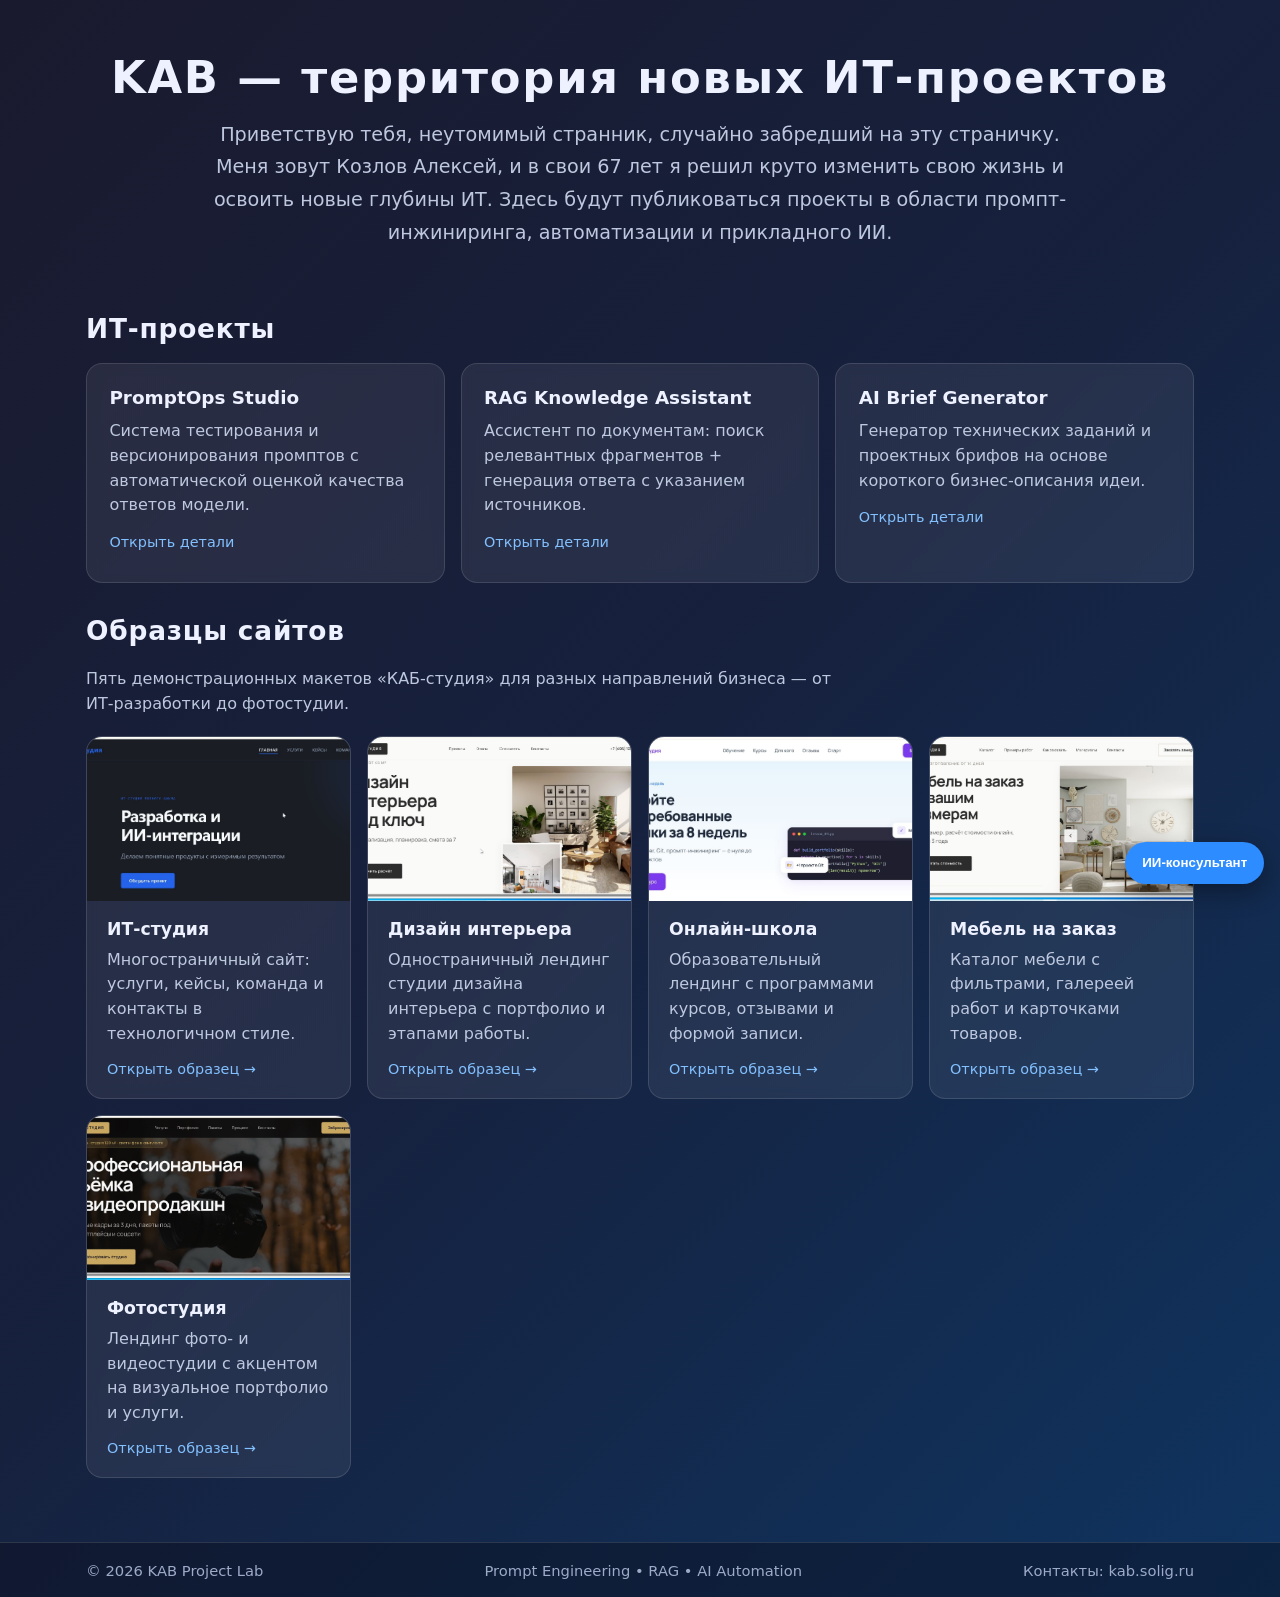
<file: index.html>
<!DOCTYPE html>
<html lang="ru">
<head>
  <meta charset="utf-8">
  <meta name="viewport" content="width=device-width, initial-scale=1.0">
  <title>KAB — территория новых ИТ-проектов</title>
  <style>
    * { box-sizing: border-box; margin: 0; padding: 0; }
    body {
      font-family: system-ui, -apple-system, "Segoe UI", sans-serif;
      background: linear-gradient(135deg, #1a1a2e 0%, #16213e 50%, #0f3460 100%);
      color: #eef1ff;
      min-height: 100vh;
      display: flex;
      flex-direction: column;
    }
    .container { width: min(1140px, 100%); margin: 0 auto; padding: 0 1rem; }
    .hero {
      text-align: center;
      padding: 3.2rem 0 2rem;
    }
    .hero h1 {
      font-size: clamp(1.6rem, 4vw, 2.8rem);
      margin-bottom: 0.9rem;
      letter-spacing: 0.04em;
    }
    .hero p {
      color: #bdc7de;
      font-size: clamp(1rem, 2.2vw, 1.2rem);
      line-height: 1.7;
      max-width: 880px;
      margin: 0 auto;
    }
    main { flex: 1; }
    .section-block { padding: 2rem 0 1rem; }
    .section-block + .section-block { padding-top: 1rem; }
    .section-title {
      font-size: clamp(1.25rem, 2.5vw, 1.65rem);
      margin-bottom: 1.2rem;
      letter-spacing: 0.03em;
    }
    .section-lead {
      color: #bdc7de;
      line-height: 1.6;
      margin-bottom: 1.2rem;
      max-width: 760px;
    }
    .projects {
      display: grid;
      grid-template-columns: repeat(3, minmax(0, 1fr));
      gap: 1rem;
    }
    .samples {
      display: grid;
      grid-template-columns: repeat(auto-fill, minmax(260px, 1fr));
      gap: 1rem;
      padding-bottom: 3rem;
    }
    .project-card {
      border: 1px solid rgba(255,255,255,0.12);
      background: rgba(255,255,255,0.07);
      backdrop-filter: blur(6px);
      border-radius: 16px;
      padding: 1.4rem;
      cursor: pointer;
      transition: transform 0.2s ease, border-color 0.2s ease, background 0.2s ease;
      min-height: 220px;
    }
    .project-card:hover {
      transform: translateY(-4px);
      border-color: rgba(114, 190, 255, 0.7);
      background: rgba(255,255,255,0.1);
    }
    .project-card h3 { margin-bottom: 0.7rem; font-size: 1.15rem; }
    .project-card p { color: #bec8df; line-height: 1.55; }
    .project-link {
      margin-top: 1rem;
      display: inline-block;
      font-size: 0.9rem;
      color: #82c0ff;
    }
    .sample-card {
      border: 1px solid rgba(255,255,255,0.12);
      background: rgba(255,255,255,0.07);
      backdrop-filter: blur(6px);
      border-radius: 16px;
      overflow: hidden;
      transition: transform 0.2s ease, border-color 0.2s ease, background 0.2s ease;
      display: flex;
      flex-direction: column;
      text-decoration: none;
      color: inherit;
      min-height: 100%;
    }
    .sample-card:hover {
      transform: translateY(-4px);
      border-color: rgba(114, 190, 255, 0.7);
      background: rgba(255,255,255,0.1);
    }
    .sample-thumb {
      width: 100%;
      aspect-ratio: 16 / 10;
      object-fit: cover;
      display: block;
      background: rgba(255,255,255,0.05);
    }
    .sample-body { padding: 1.1rem 1.25rem 1.3rem; flex: 1; display: flex; flex-direction: column; }
    .sample-body h3 { margin-bottom: 0.55rem; font-size: 1.08rem; }
    .sample-body p { color: #bec8df; line-height: 1.55; flex: 1; }
    .sample-link {
      margin-top: 0.9rem;
      font-size: 0.9rem;
      color: #82c0ff;
    }
    .footer {
      border-top: 1px solid rgba(255,255,255,0.12);
      background: rgba(10, 15, 30, 0.45);
      padding: 1.15rem 0;
      color: #9daac8;
      font-size: 0.92rem;
    }
    .footer-row {
      display: flex;
      justify-content: space-between;
      gap: 0.8rem;
      flex-wrap: wrap;
    }

    .modal-overlay {
      position: fixed;
      inset: 0;
      background: rgba(5, 8, 18, 0.72);
      display: none;
      align-items: center;
      justify-content: center;
      z-index: 40;
      padding: 1rem;
    }
    .modal-overlay.open { display: flex; }
    .modal {
      width: min(760px, 100%);
      max-height: 88vh;
      overflow: auto;
      border-radius: 14px;
      background: #171f38;
      border: 1px solid rgba(255,255,255,0.16);
      padding: 1.2rem;
    }
    .modal h2 { margin-bottom: 0.8rem; }
    .modal p, .modal li { color: #c6d0e7; line-height: 1.55; }
    .modal ul { margin: 0.7rem 0 0.7rem 1.1rem; }
    .modal-close {
      float: right;
      border: none;
      border-radius: 8px;
      padding: 0.35rem 0.55rem;
      background: rgba(255,255,255,0.16);
      color: #fff;
      cursor: pointer;
    }

    .chat-fab {
      position: fixed;
      right: 1rem;
      bottom: 1rem;
      border: none;
      border-radius: 999px;
      background: #2d8cff;
      color: #fff;
      font-weight: 700;
      padding: 0.85rem 1.05rem;
      cursor: pointer;
      box-shadow: 0 8px 24px rgba(0,0,0,0.35);
      z-index: 45;
    }
    .chat-popup {
      position: fixed;
      right: 1rem;
      bottom: 4.8rem;
      width: min(420px, calc(100vw - 2rem));
      border-radius: 14px;
      background: #10182d;
      border: 1px solid rgba(255,255,255,0.12);
      display: none;
      z-index: 45;
      overflow: hidden;
    }
    .chat-popup.open { display: block; }
    .chat-head {
      padding: 0.8rem 1rem;
      border-bottom: 1px solid rgba(255,255,255,0.12);
      display: flex;
      justify-content: space-between;
      align-items: center;
    }
    .chat-head h4 { font-size: 1rem; }
    .chat-head button {
      border: none;
      background: transparent;
      color: #fff;
      font-size: 1.1rem;
      cursor: pointer;
    }
    .chat-note {
      color: #9fb0cf;
      font-size: 0.82rem;
      padding: 0.6rem 1rem 0;
    }
    .chat-options {
      display: flex;
      align-items: center;
      gap: 0.4rem;
      margin: 0.45rem 1rem 0.65rem;
      color: #aebbd6;
      font-size: 0.85rem;
    }
    .messages {
      height: 280px;
      overflow-y: auto;
      margin: 0 1rem 0.7rem;
      padding: 0.55rem;
      border-radius: 10px;
      background: rgba(255,255,255,0.06);
    }
    .msg {
      margin-bottom: 0.5rem;
      border-radius: 8px;
      padding: 0.5rem 0.65rem;
      line-height: 1.45;
      white-space: pre-wrap;
      font-size: 0.93rem;
    }
    .msg.user { background: rgba(75, 148, 255, 0.24); }
    .msg.bot { background: rgba(255,255,255,0.12); }
    .msg-meta { font-size: 0.75rem; color: #9eb1d3; margin-bottom: 0.25rem; }
    .badge { display: inline-block; padding: 0.08rem 0.38rem; border-radius: 999px; margin-right: 0.25rem; }
    .badge.cache { background: rgba(120, 220, 140, 0.2); color: #b8f0c2; }
    .sources { margin-top: 0.45rem; font-size: 0.8rem; color: #b8c7e2; }
    .sources summary { cursor: pointer; }
    .sources li { margin: 0.3rem 0 0.3rem 0.95rem; }
    .chat-row {
      display: grid;
      grid-template-columns: 1fr auto;
      gap: 0.45rem;
      padding: 0 1rem 1rem;
    }
    input, .send-btn {
      border: none;
      border-radius: 9px;
      font-size: 0.95rem;
      padding: 0.65rem 0.8rem;
    }
    input { background: rgba(255,255,255,0.96); color: #111; }
    .send-btn { background: #52a1ff; color: #fff; cursor: pointer; font-weight: 600; }
    .send-btn:disabled { opacity: 0.65; cursor: wait; }

    @media (max-width: 920px) {
      .projects { grid-template-columns: 1fr; }
      .samples { grid-template-columns: 1fr; }
    }
  </style>
</head>
<body>
  <header class="hero container">
    <h1>KAB — территория новых ИТ-проектов</h1>
    <p>
      Приветствую тебя, неутомимый странник, случайно забредший на эту страничку.
      Меня зовут Козлов Алексей, и в свои 67 лет я решил круто изменить свою жизнь и освоить новые глубины ИТ.
      Здесь будут публиковаться проекты в области промпт-инжиниринга, автоматизации и прикладного ИИ.
    </p>
  </header>

  <main class="container">
    <section class="section-block">
      <h2 class="section-title">ИТ-проекты</h2>
      <div class="projects">
        <article class="project-card" data-project="p1">
          <h3>PromptOps Studio</h3>
          <p>Система тестирования и версионирования промптов с автоматической оценкой качества ответов модели.</p>
          <span class="project-link">Открыть детали</span>
        </article>
        <article class="project-card" data-project="p2">
          <h3>RAG Knowledge Assistant</h3>
          <p>Ассистент по документам: поиск релевантных фрагментов + генерация ответа с указанием источников.</p>
          <span class="project-link">Открыть детали</span>
        </article>
        <article class="project-card" data-project="p3">
          <h3>AI Brief Generator</h3>
          <p>Генератор технических заданий и проектных брифов на основе короткого бизнес-описания идеи.</p>
          <span class="project-link">Открыть детали</span>
        </article>
      </div>
    </section>

    <section class="section-block">
      <h2 class="section-title">Образцы сайтов</h2>
      <p class="section-lead">Пять демонстрационных макетов «КАБ‑студия» для разных направлений бизнеса — от ИТ-разработки до фотостудии.</p>
      <div class="samples">
        <a class="sample-card" href="портфель_сайтов/ИТ-студия/index.html">
          <img class="sample-thumb" src="портфель_сайтов/ИТ-студия.jpg" alt="Образец сайта ИТ-студии" loading="lazy">
          <div class="sample-body">
            <h3>ИТ-студия</h3>
            <p>Многостраничный сайт: услуги, кейсы, команда и контакты в технологичном стиле.</p>
            <span class="sample-link">Открыть образец →</span>
          </div>
        </a>
        <a class="sample-card" href="портфель_сайтов/Интерьер/index.html">
          <img class="sample-thumb" src="портфель_сайтов/Интерьер.jpg" alt="Образец сайта студии интерьера" loading="lazy">
          <div class="sample-body">
            <h3>Дизайн интерьера</h3>
            <p>Одностраничный лендинг студии дизайна интерьера с портфолио и этапами работы.</p>
            <span class="sample-link">Открыть образец →</span>
          </div>
        </a>
        <a class="sample-card" href="портфель_сайтов/Онлайн-школа/index.html">
          <img class="sample-thumb" src="портфель_сайтов/Онлайн-школа.jpg" alt="Образец сайта онлайн-школы" loading="lazy">
          <div class="sample-body">
            <h3>Онлайн-школа</h3>
            <p>Образовательный лендинг с программами курсов, отзывами и формой записи.</p>
            <span class="sample-link">Открыть образец →</span>
          </div>
        </a>
        <a class="sample-card" href="портфель_сайтов/Студия_мебели/index.html">
          <img class="sample-thumb" src="портфель_сайтов/Студия_мебели.jpg" alt="Образец сайта мебельной студии" loading="lazy">
          <div class="sample-body">
            <h3>Мебель на заказ</h3>
            <p>Каталог мебели с фильтрами, галереей работ и карточками товаров.</p>
            <span class="sample-link">Открыть образец →</span>
          </div>
        </a>
        <a class="sample-card" href="портфель_сайтов/Фотостудия/index.html">
          <img class="sample-thumb" src="портфель_сайтов/Фотостудия.jpg" alt="Образец сайта фотостудии" loading="lazy">
          <div class="sample-body">
            <h3>Фотостудия</h3>
            <p>Лендинг фото- и видеостудии с акцентом на визуальное портфолио и услуги.</p>
            <span class="sample-link">Открыть образец →</span>
          </div>
        </a>
      </div>
    </section>
  </main>

  <footer class="footer">
    <div class="container footer-row">
      <span>© 2026 KAB Project Lab</span>
      <span>Prompt Engineering • RAG • AI Automation</span>
      <span>Контакты: kab.solig.ru</span>
    </div>
  </footer>

  <div id="projectModalOverlay" class="modal-overlay" aria-hidden="true">
    <div class="modal">
      <button id="modalClose" class="modal-close" type="button">✕</button>
      <h2 id="modalTitle"></h2>
      <div id="modalContent"></div>
    </div>
  </div>

  <button id="chatFab" class="chat-fab" type="button">ИИ-консультант</button>
  <aside id="chatPopup" class="chat-popup" aria-hidden="true">
    <div class="chat-head">
      <h4>ИИ-консультант</h4>
      <button id="chatClose" type="button">✕</button>
    </div>
    <div class="chat-note">Ответы по базе знаний: семантический поиск + GigaChat.</div>
    <label class="chat-options"><input id="useCache" type="checkbox" checked> Использовать кеш</label>
      <div id="messages" class="messages">
        <div class="msg bot">Здравствуйте! Я ассистент по документам. Задайте вопрос по работе с ИИ.</div>
      </div>
    <div class="chat-row">
      <input id="prompt" type="text" placeholder="Введите ваш вопрос..." maxlength="1200">
      <button id="sendBtn" class="send-btn" type="button">Отправить</button>
    </div>
  </aside>

  <script>
    const PROJECTS = {
      p1: {
        title: "PromptOps Studio",
        html: `
          <p>Платформа для инженерии промптов в командной разработке. Позволяет хранить версии системных и пользовательских промптов, сравнивать результаты разных моделей и запускать авто-проверки.</p>
          <ul>
            <li>Версионирование промптов и шаблонов ролей.</li>
            <li>Наборы тест-кейсов с метриками: точность, полнота, устойчивость.</li>
            <li>A/B-сравнение ответов двух стратегий промптинга.</li>
            <li>Экспорт лучших конфигураций в production API.</li>
          </ul>
        `
      },
      p2: {
        title: "RAG Knowledge Assistant",
        html: `
          <p>Ассистент по документам для практического использования на сайте. Перед ответом выполняется поиск релевантных фрагментов, после чего модель формирует итог с опорой на контекст.</p>
          <ul>
            <li>Семантический поиск по базе знаний (эмбеддинги).</li>
            <li>Контекстная генерация через GigaChat.</li>
            <li>Показ источников, использованных для ответа.</li>
            <li>Кеш повторных вопросов для ускорения работы.</li>
          </ul>
        `
      },
      p3: {
        title: "AI Brief Generator",
        html: `
          <p>Инструмент для быстрого создания проектной документации в стиле «идея → структурированный бриф». Особенно полезен в предпроектной фазе.</p>
          <ul>
            <li>Генерация целей, задач, KPI и критериев приемки.</li>
            <li>Выделение рисков и допущений по проекту.</li>
            <li>Формирование roadmap по этапам внедрения.</li>
            <li>Поддержка шаблонов под разные типы продуктов.</li>
          </ul>
        `
      }
    };

    const modalOverlay = document.getElementById("projectModalOverlay");
    const modalTitle = document.getElementById("modalTitle");
    const modalContent = document.getElementById("modalContent");
    const modalClose = document.getElementById("modalClose");

    document.querySelectorAll(".project-card").forEach((card) => {
      card.addEventListener("click", () => {
        const key = card.dataset.project;
        const data = PROJECTS[key];
        if (!data) return;
        modalTitle.textContent = data.title;
        modalContent.innerHTML = data.html;
        modalOverlay.classList.add("open");
      });
    });

    function closeModal() {
      modalOverlay.classList.remove("open");
    }

    modalClose.addEventListener("click", closeModal);
    modalOverlay.addEventListener("click", (e) => {
      if (e.target === modalOverlay) closeModal();
    });

    const chatFab = document.getElementById("chatFab");
    const chatPopup = document.getElementById("chatPopup");
    const chatClose = document.getElementById("chatClose");
    const messages = document.getElementById("messages");
    const promptEl = document.getElementById("prompt");
    const sendBtn = document.getElementById("sendBtn");
    const useCacheEl = document.getElementById("useCache");

    function toggleChat(force) {
      const shouldOpen = typeof force === "boolean" ? force : !chatPopup.classList.contains("open");
      chatPopup.classList.toggle("open", shouldOpen);
      if (shouldOpen) promptEl.focus();
    }

    chatFab.addEventListener("click", () => toggleChat());
    chatClose.addEventListener("click", () => toggleChat(false));

    function esc(text) {
      const el = document.createElement("div");
      el.textContent = text;
      return el.innerHTML;
    }

    function addUserMessage(text) {
      const div = document.createElement("div");
      div.className = "msg user";
      div.innerHTML = `<div class="msg-meta">Вопрос</div>${esc(text)}`;
      messages.appendChild(div);
      messages.scrollTop = messages.scrollHeight;
    }

    function addBotMessage(data, errorText) {
      const div = document.createElement("div");
      div.className = "msg bot";
      if (errorText) {
        div.textContent = "Ошибка: " + errorText;
        messages.appendChild(div);
        messages.scrollTop = messages.scrollHeight;
        return;
      }

      const badges = ["Ответ"];
      if (data.from_cache) badges.push("из кеша");
      let sourcesHtml = "";
      const docs = data.context_docs || [];
      if (docs.length > 0) {
        const items = docs.map((doc, i) => {
          const dist = doc.distance != null ? ` (расстояние: ${Number(doc.distance).toFixed(4)})` : "";
          const text = (doc.text || "").slice(0, 220);
          const tail = (doc.text || "").length > 220 ? "…" : "";
          return `<li><strong>Фрагмент ${i + 1}</strong>${esc(dist)}<div>${esc(text)}${tail}</div></li>`;
        }).join("");
        sourcesHtml = `<div class="sources"><details><summary>Источники (${docs.length})</summary><ul>${items}</ul></details></div>`;
      }

      div.innerHTML = `<div class="msg-meta">${badges.map((b) => `<span class="badge${b === "из кеша" ? " cache" : ""}">${esc(b)}</span>`).join("")}</div>${esc(data.answer || "")}${sourcesHtml}`;
      messages.appendChild(div);
      messages.scrollTop = messages.scrollHeight;
    }

    async function send() {
      const text = promptEl.value.trim();
      if (!text) return;
      toggleChat(true);
      promptEl.value = "";
      addUserMessage(text);
      sendBtn.disabled = true;
      addBotMessage({ answer: "Думаю..." });
      const thinkingEl = messages.lastElementChild;

      try {
        const resp = await fetch("gigachat_proxy.php", {
          method: "POST",
          headers: { "Content-Type": "application/json" },
          body: JSON.stringify({ message: text, use_cache: useCacheEl.checked })
        });
        const data = await resp.json();
        messages.removeChild(thinkingEl);
        if (!resp.ok || !data.ok) {
          addBotMessage(null, data.error || "не удалось получить ответ");
          return;
        }
        addBotMessage(data);
      } catch (e) {
        messages.removeChild(thinkingEl);
        addBotMessage(null, "сетевая ошибка при обращении к консультанту");
      } finally {
        sendBtn.disabled = false;
        promptEl.focus();
      }
    }

    sendBtn.addEventListener("click", send);
    promptEl.addEventListener("keydown", (e) => {
      if (e.key === "Enter") send();
    });
  </script>
</body>
</html>
</file>
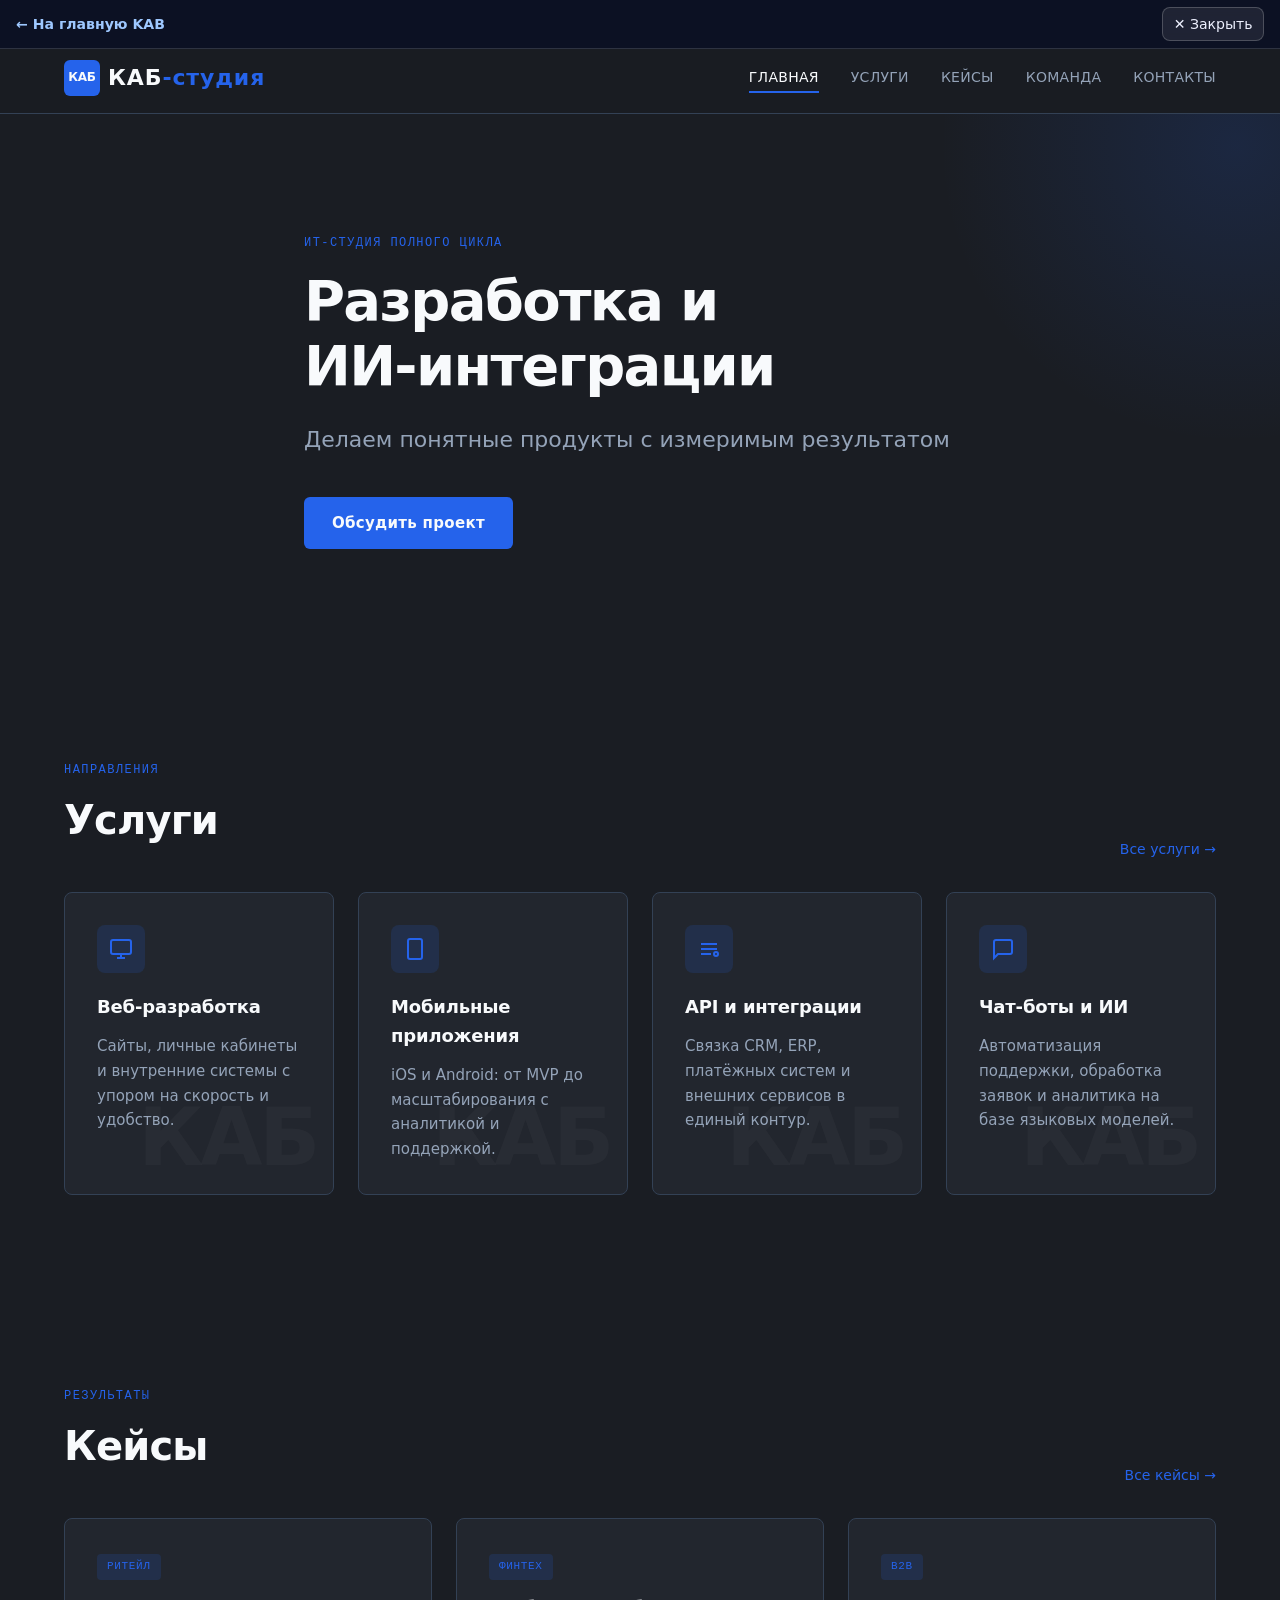
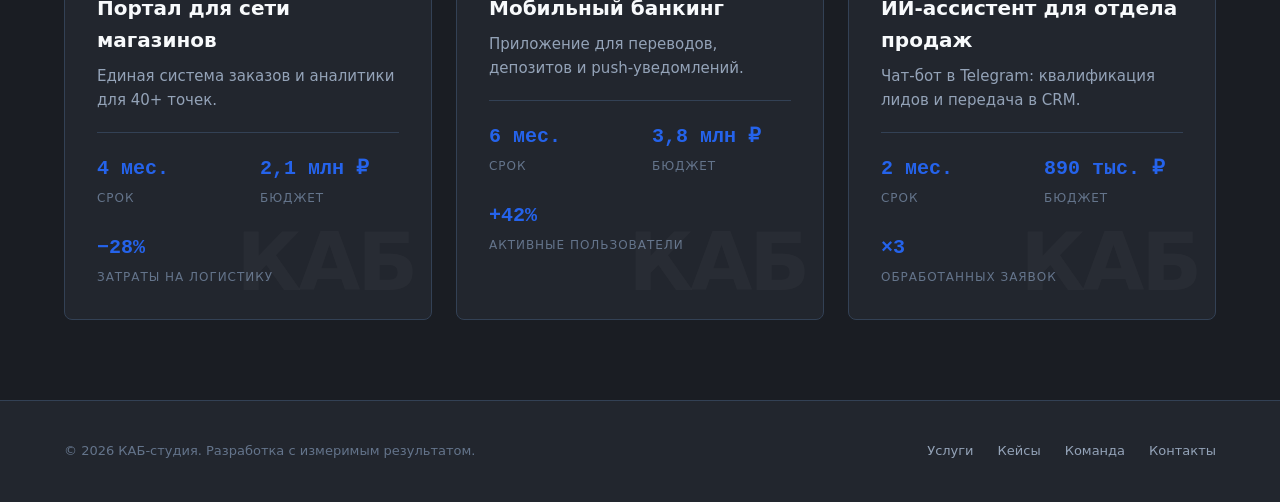
<file: портфель_сайтов/ИТ-студия/index.html>
<!DOCTYPE html>
<html lang="ru">
<head>
  <meta charset="UTF-8">
  <meta name="viewport" content="width=device-width, initial-scale=1.0">
  <title>КАБ-студия — Разработка и ИИ-интеграции</title>
  <link rel="stylesheet" href="css/style.css">
  <link rel="stylesheet" href="../back-home.css">
  <script src="../back-home.js" defer></script>
</head>
<body>
  <header class="header">
    <div class="header__inner">
      <a href="index.html" class="logo">
        <span class="logo__mark">КАБ</span>
        <span class="logo__text">КАБ<span>-студия</span></span>
      </a>
      <button class="nav-toggle" aria-label="Меню">
        <svg width="24" height="24" fill="none" stroke="currentColor" stroke-width="2"><path d="M4 6h16M4 12h16M4 18h16"/></svg>
      </button>
      <nav class="nav">
        <a href="index.html" class="nav__link nav__link--active">Главная</a>
        <a href="services.html" class="nav__link">Услуги</a>
        <a href="cases.html" class="nav__link">Кейсы</a>
        <a href="team.html" class="nav__link">Команда</a>
        <a href="contacts.html" class="nav__link">Контакты</a>
      </nav>
    </div>
  </header>

  <main>
    <section class="hero">
      <div class="container hero__content">
        <p class="section__label">ИТ-студия полного цикла</p>
        <h1 class="hero__title">Разработка и ИИ‑интеграции</h1>
        <p class="hero__subtitle">Делаем понятные продукты с измеримым результатом</p>
        <a href="contacts.html" class="btn btn--primary">Обсудить проект</a>
      </div>
    </section>

    <section class="section section--sm">
      <div class="container">
        <div class="preview-block">
          <div class="preview-block__header">
            <div>
              <p class="section__label">Направления</p>
              <h2 class="section__title">Услуги</h2>
            </div>
            <a href="services.html" class="preview-block__link">Все услуги →</a>
          </div>
          <div class="grid grid--4">
            <div class="card plate">
              <div class="card__icon">
                <svg viewBox="0 0 24 24" fill="none" stroke="currentColor" stroke-width="2"><rect x="2" y="3" width="20" height="14" rx="2"/><path d="M8 21h8M12 17v4"/></svg>
              </div>
              <h3 class="card__title">Веб-разработка</h3>
              <p class="card__text">Сайты, личные кабинеты и внутренние системы с упором на скорость и удобство.</p>
            </div>
            <div class="card plate">
              <div class="card__icon">
                <svg viewBox="0 0 24 24" fill="none" stroke="currentColor" stroke-width="2"><rect x="5" y="2" width="14" height="20" rx="2"/><path d="M12 18h.01"/></svg>
              </div>
              <h3 class="card__title">Мобильные приложения</h3>
              <p class="card__text">iOS и Android: от MVP до масштабирования с аналитикой и поддержкой.</p>
            </div>
            <div class="card plate">
              <div class="card__icon">
                <svg viewBox="0 0 24 24" fill="none" stroke="currentColor" stroke-width="2"><path d="M4 7h16M4 12h16M4 17h10"/><circle cx="19" cy="17" r="2"/></svg>
              </div>
              <h3 class="card__title">API и интеграции</h3>
              <p class="card__text">Связка CRM, ERP, платёжных систем и внешних сервисов в единый контур.</p>
            </div>
            <div class="card plate">
              <div class="card__icon">
                <svg viewBox="0 0 24 24" fill="none" stroke="currentColor" stroke-width="2"><path d="M21 15a2 2 0 01-2 2H7l-4 4V5a2 2 0 012-2h14a2 2 0 012 2z"/></svg>
              </div>
              <h3 class="card__title">Чат-боты и ИИ</h3>
              <p class="card__text">Автоматизация поддержки, обработка заявок и аналитика на базе языковых моделей.</p>
            </div>
          </div>
        </div>
      </div>
    </section>

    <section class="section">
      <div class="container">
        <div class="preview-block">
          <div class="preview-block__header">
            <div>
              <p class="section__label">Результаты</p>
              <h2 class="section__title">Кейсы</h2>
            </div>
            <a href="cases.html" class="preview-block__link">Все кейсы →</a>
          </div>
          <div class="grid grid--3">
            <article class="plate">
              <span class="plate__tag">Ритейл</span>
              <h3 class="plate__title">Портал для сети магазинов</h3>
              <p class="plate__desc">Единая система заказов и аналитики для 40+ точек.</p>
              <div class="plate__stats">
                <div class="stat">
                  <div class="stat__value">4 мес.</div>
                  <div class="stat__label">Срок</div>
                </div>
                <div class="stat">
                  <div class="stat__value">2,1 млн ₽</div>
                  <div class="stat__label">Бюджет</div>
                </div>
                <div class="stat">
                  <div class="stat__value">−28%</div>
                  <div class="stat__label">Затраты на логистику</div>
                </div>
              </div>
            </article>
            <article class="plate">
              <span class="plate__tag">Финтех</span>
              <h3 class="plate__title">Мобильный банкинг</h3>
              <p class="plate__desc">Приложение для переводов, депозитов и push-уведомлений.</p>
              <div class="plate__stats">
                <div class="stat">
                  <div class="stat__value">6 мес.</div>
                  <div class="stat__label">Срок</div>
                </div>
                <div class="stat">
                  <div class="stat__value">3,8 млн ₽</div>
                  <div class="stat__label">Бюджет</div>
                </div>
                <div class="stat">
                  <div class="stat__value">+42%</div>
                  <div class="stat__label">Активные пользователи</div>
                </div>
              </div>
            </article>
            <article class="plate">
              <span class="plate__tag">B2B</span>
              <h3 class="plate__title">ИИ-ассистент для отдела продаж</h3>
              <p class="plate__desc">Чат-бот в Telegram: квалификация лидов и передача в CRM.</p>
              <div class="plate__stats">
                <div class="stat">
                  <div class="stat__value">2 мес.</div>
                  <div class="stat__label">Срок</div>
                </div>
                <div class="stat">
                  <div class="stat__value">890 тыс. ₽</div>
                  <div class="stat__label">Бюджет</div>
                </div>
                <div class="stat">
                  <div class="stat__value">×3</div>
                  <div class="stat__label">Обработанных заявок</div>
                </div>
              </div>
            </article>
          </div>
        </div>
      </div>
    </section>
  </main>

  <footer class="footer">
    <div class="container footer__inner">
      <p class="footer__copy">© 2026 КАБ-студия. Разработка с измеримым результатом.</p>
      <nav class="footer__nav">
        <a href="services.html">Услуги</a>
        <a href="cases.html">Кейсы</a>
        <a href="team.html">Команда</a>
        <a href="contacts.html">Контакты</a>
      </nav>
    </div>
  </footer>

  <script src="js/main.js"></script>
</body>
</html>
</file>
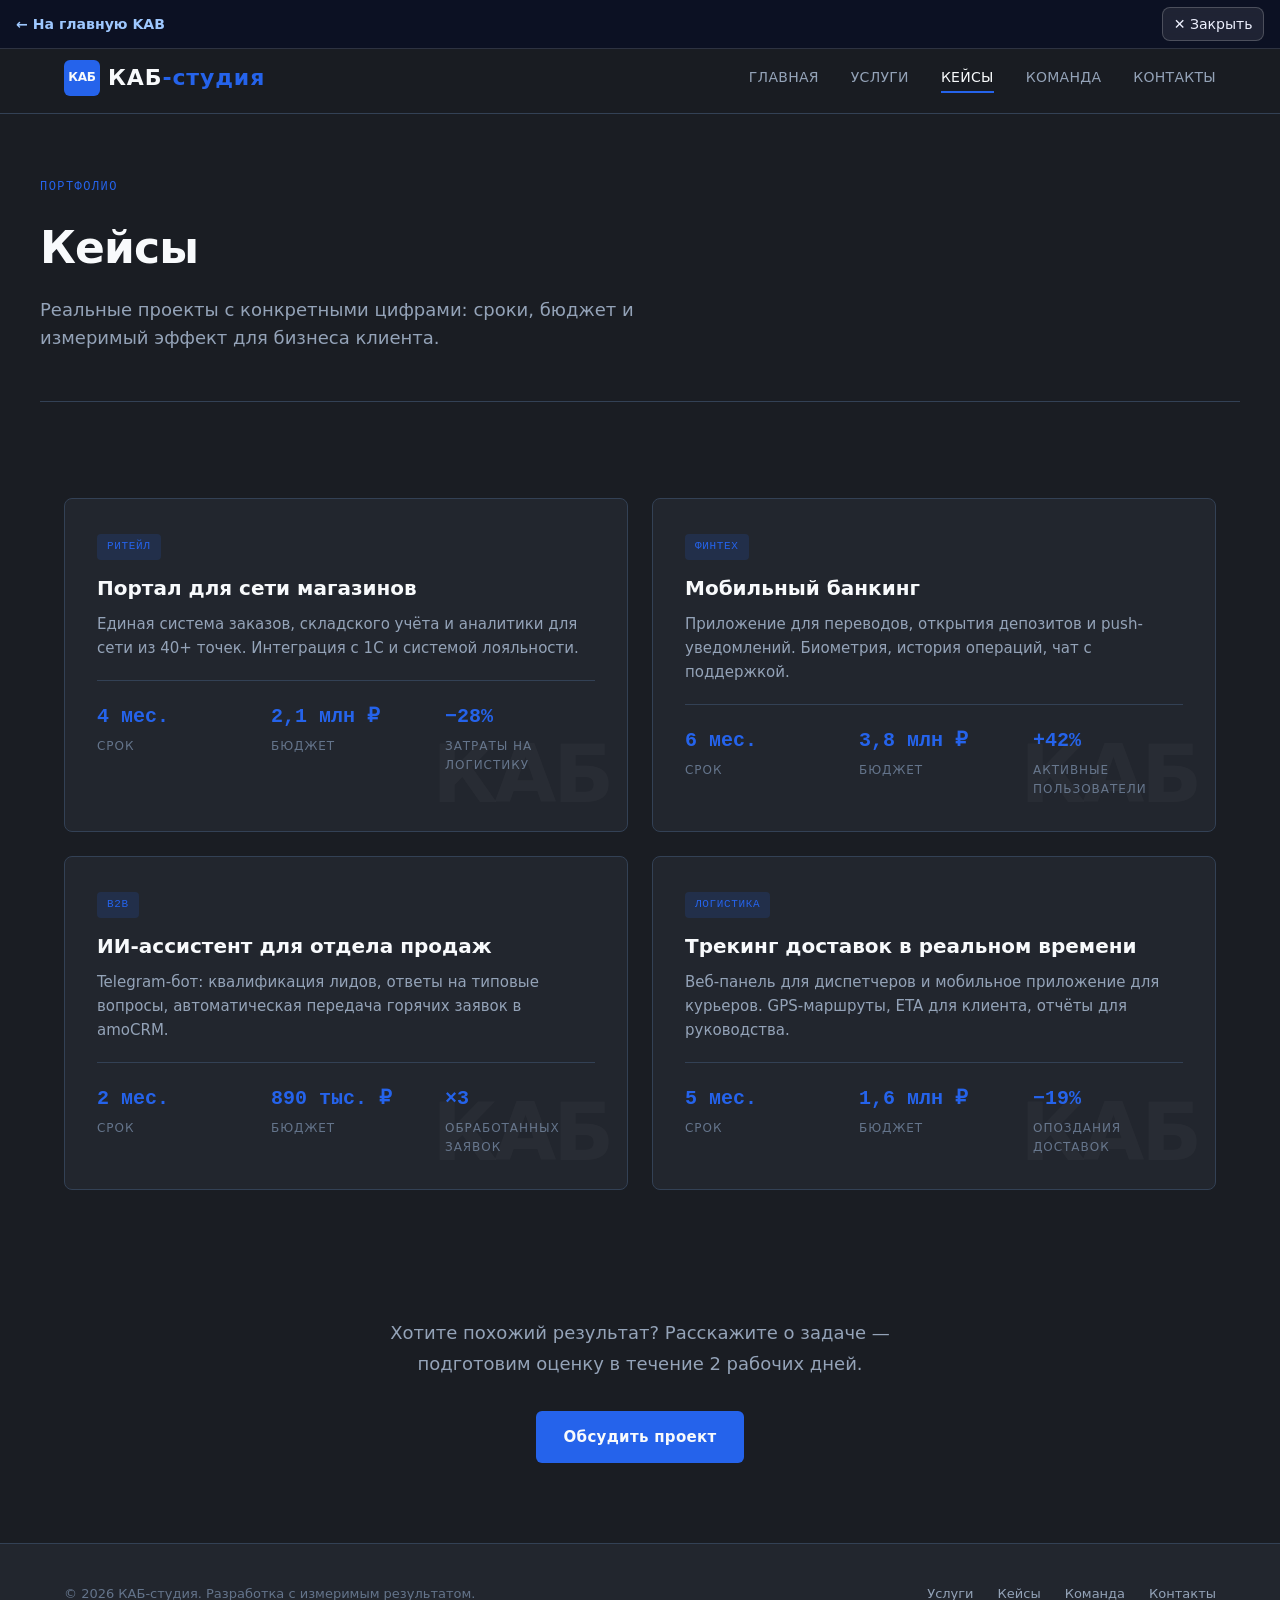
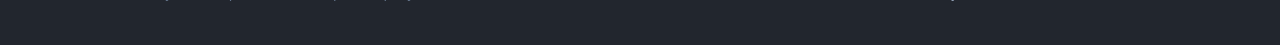
<file: портфель_сайтов/ИТ-студия/cases.html>
<!DOCTYPE html>
<html lang="ru">
<head>
  <meta charset="UTF-8">
  <meta name="viewport" content="width=device-width, initial-scale=1.0">
  <title>Кейсы — КАБ-студия</title>
  <link rel="stylesheet" href="css/style.css">
  <link rel="stylesheet" href="../back-home.css">
  <script src="../back-home.js" defer></script>
</head>
<body>
  <header class="header">
    <div class="header__inner">
      <a href="index.html" class="logo">
        <span class="logo__mark">КАБ</span>
        <span class="logo__text">КАБ<span>-студия</span></span>
      </a>
      <button class="nav-toggle" aria-label="Меню">
        <svg width="24" height="24" fill="none" stroke="currentColor" stroke-width="2"><path d="M4 6h16M4 12h16M4 18h16"/></svg>
      </button>
      <nav class="nav">
        <a href="index.html" class="nav__link">Главная</a>
        <a href="services.html" class="nav__link">Услуги</a>
        <a href="cases.html" class="nav__link nav__link--active">Кейсы</a>
        <a href="team.html" class="nav__link">Команда</a>
        <a href="contacts.html" class="nav__link">Контакты</a>
      </nav>
    </div>
  </header>

  <main>
    <div class="container page-header">
      <p class="section__label">Портфолио</p>
      <h1 class="page-header__title">Кейсы</h1>
      <p class="page-header__desc">Реальные проекты с конкретными цифрами: сроки, бюджет и измеримый эффект для бизнеса клиента.</p>
    </div>

    <section class="section section--sm">
      <div class="container">
        <div class="grid grid--2">
          <article class="plate">
            <span class="plate__tag">Ритейл</span>
            <h2 class="plate__title">Портал для сети магазинов</h2>
            <p class="plate__desc">Единая система заказов, складского учёта и аналитики для сети из 40+ точек. Интеграция с 1С и системой лояльности.</p>
            <div class="plate__stats">
              <div class="stat">
                <div class="stat__value">4 мес.</div>
                <div class="stat__label">Срок</div>
              </div>
              <div class="stat">
                <div class="stat__value">2,1 млн ₽</div>
                <div class="stat__label">Бюджет</div>
              </div>
              <div class="stat">
                <div class="stat__value">−28%</div>
                <div class="stat__label">Затраты на логистику</div>
              </div>
            </div>
          </article>

          <article class="plate">
            <span class="plate__tag">Финтех</span>
            <h2 class="plate__title">Мобильный банкинг</h2>
            <p class="plate__desc">Приложение для переводов, открытия депозитов и push-уведомлений. Биометрия, история операций, чат с поддержкой.</p>
            <div class="plate__stats">
              <div class="stat">
                <div class="stat__value">6 мес.</div>
                <div class="stat__label">Срок</div>
              </div>
              <div class="stat">
                <div class="stat__value">3,8 млн ₽</div>
                <div class="stat__label">Бюджет</div>
              </div>
              <div class="stat">
                <div class="stat__value">+42%</div>
                <div class="stat__label">Активные пользователи</div>
              </div>
            </div>
          </article>

          <article class="plate">
            <span class="plate__tag">B2B</span>
            <h2 class="plate__title">ИИ-ассистент для отдела продаж</h2>
            <p class="plate__desc">Telegram-бот: квалификация лидов, ответы на типовые вопросы, автоматическая передача горячих заявок в amoCRM.</p>
            <div class="plate__stats">
              <div class="stat">
                <div class="stat__value">2 мес.</div>
                <div class="stat__label">Срок</div>
              </div>
              <div class="stat">
                <div class="stat__value">890 тыс. ₽</div>
                <div class="stat__label">Бюджет</div>
              </div>
              <div class="stat">
                <div class="stat__value">×3</div>
                <div class="stat__label">Обработанных заявок</div>
              </div>
            </div>
          </article>

          <article class="plate">
            <span class="plate__tag">Логистика</span>
            <h2 class="plate__title">Трекинг доставок в реальном времени</h2>
            <p class="plate__desc">Веб-панель для диспетчеров и мобильное приложение для курьеров. GPS-маршруты, ETA для клиента, отчёты для руководства.</p>
            <div class="plate__stats">
              <div class="stat">
                <div class="stat__value">5 мес.</div>
                <div class="stat__label">Срок</div>
              </div>
              <div class="stat">
                <div class="stat__value">1,6 млн ₽</div>
                <div class="stat__label">Бюджет</div>
              </div>
              <div class="stat">
                <div class="stat__value">−19%</div>
                <div class="stat__label">Опоздания доставок</div>
              </div>
            </div>
          </article>
        </div>
      </div>
    </section>

    <section class="section">
      <div class="container" style="text-align: center;">
        <p class="section__subtitle" style="margin: 0 auto 32px;">Хотите похожий результат? Расскажите о задаче — подготовим оценку в течение 2 рабочих дней.</p>
        <a href="contacts.html" class="btn btn--primary">Обсудить проект</a>
      </div>
    </section>
  </main>

  <footer class="footer">
    <div class="container footer__inner">
      <p class="footer__copy">© 2026 КАБ-студия. Разработка с измеримым результатом.</p>
      <nav class="footer__nav">
        <a href="services.html">Услуги</a>
        <a href="cases.html">Кейсы</a>
        <a href="team.html">Команда</a>
        <a href="contacts.html">Контакты</a>
      </nav>
    </div>
  </footer>

  <script src="js/main.js"></script>
</body>
</html>
</file>
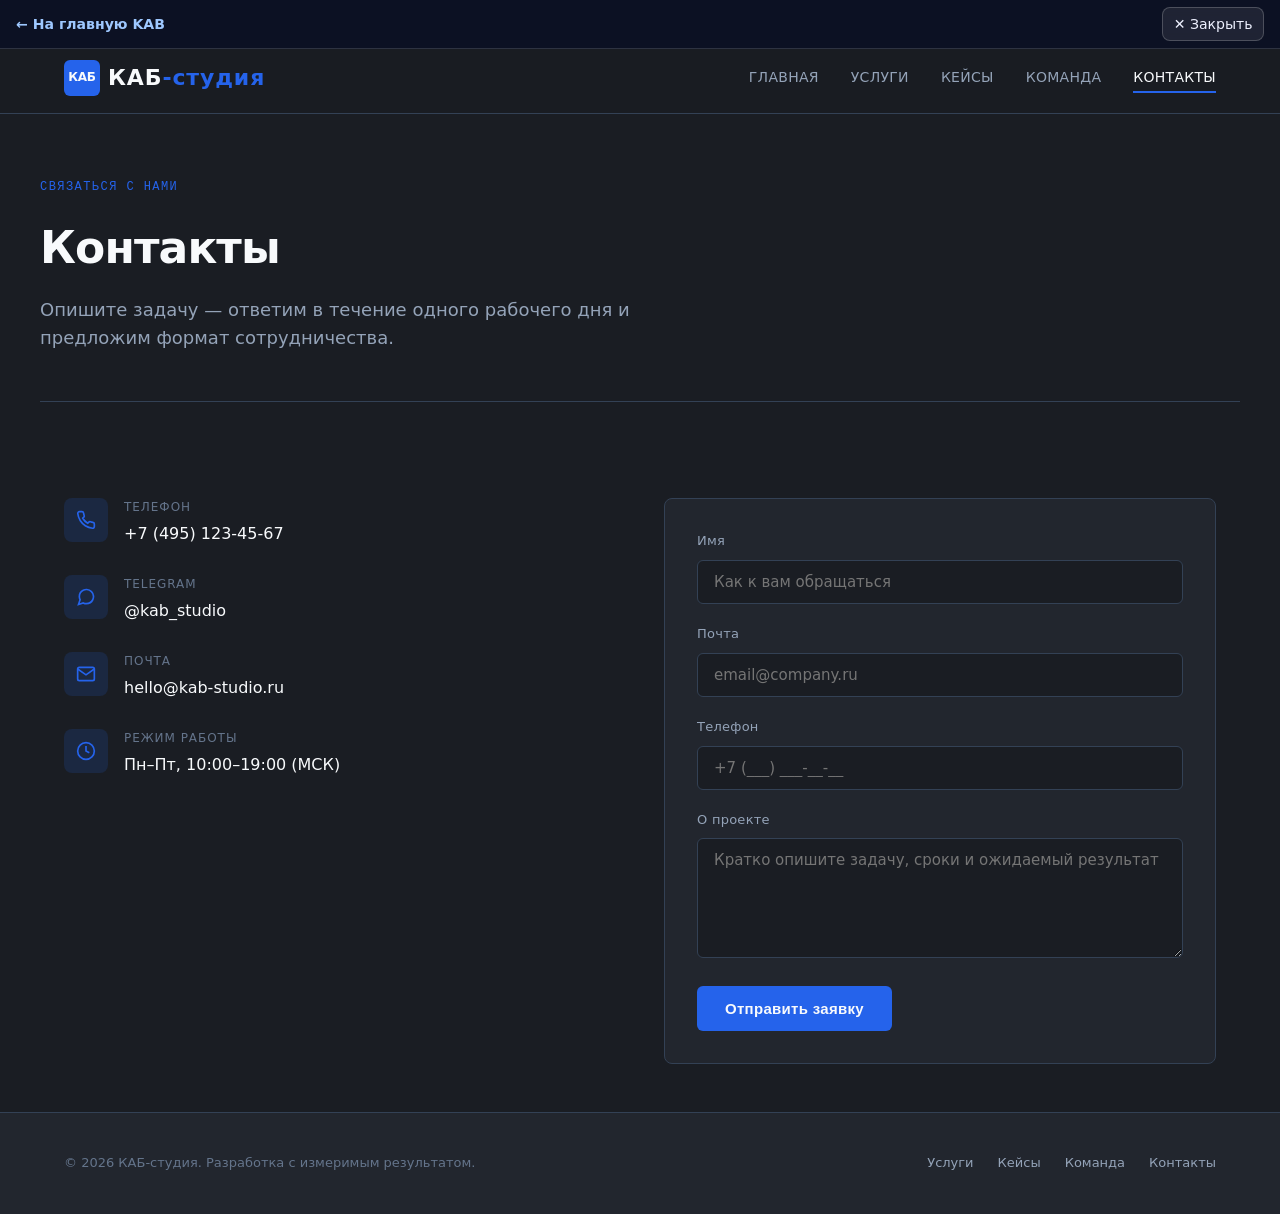
<file: портфель_сайтов/ИТ-студия/contacts.html>
<!DOCTYPE html>
<html lang="ru">
<head>
  <meta charset="UTF-8">
  <meta name="viewport" content="width=device-width, initial-scale=1.0">
  <title>Контакты — КАБ-студия</title>
  <link rel="stylesheet" href="css/style.css">
  <link rel="stylesheet" href="../back-home.css">
  <script src="../back-home.js" defer></script>
</head>
<body>
  <header class="header">
    <div class="header__inner">
      <a href="index.html" class="logo">
        <span class="logo__mark">КАБ</span>
        <span class="logo__text">КАБ<span>-студия</span></span>
      </a>
      <button class="nav-toggle" aria-label="Меню">
        <svg width="24" height="24" fill="none" stroke="currentColor" stroke-width="2"><path d="M4 6h16M4 12h16M4 18h16"/></svg>
      </button>
      <nav class="nav">
        <a href="index.html" class="nav__link">Главная</a>
        <a href="services.html" class="nav__link">Услуги</a>
        <a href="cases.html" class="nav__link">Кейсы</a>
        <a href="team.html" class="nav__link">Команда</a>
        <a href="contacts.html" class="nav__link nav__link--active">Контакты</a>
      </nav>
    </div>
  </header>

  <main>
    <div class="container page-header">
      <p class="section__label">Связаться с нами</p>
      <h1 class="page-header__title">Контакты</h1>
      <p class="page-header__desc">Опишите задачу — ответим в течение одного рабочего дня и предложим формат сотрудничества.</p>
    </div>

    <section class="section section--sm">
      <div class="container">
        <div class="contact-layout">
          <div class="contact-info">
            <div class="contact-info__item">
              <div class="contact-info__icon">
                <svg viewBox="0 0 24 24" fill="none" stroke="currentColor" stroke-width="2"><path d="M22 16.92v3a2 2 0 01-2.18 2 19.79 19.79 0 01-8.63-3.07 19.5 19.5 0 01-6-6 19.79 19.79 0 01-3.07-8.67A2 2 0 014.11 2h3a2 2 0 012 1.72c.127.96.361 1.903.7 2.81a2 2 0 01-.45 2.11L8.09 9.91a16 16 0 006 6l1.27-1.27a2 2 0 012.11-.45c.907.339 1.85.573 2.81.7A2 2 0 0122 16.92z"/></svg>
              </div>
              <div>
                <p class="contact-info__label">Телефон</p>
                <p class="contact-info__value"><a href="tel:+74951234567">+7 (495) 123-45-67</a></p>
              </div>
            </div>

            <div class="contact-info__item">
              <div class="contact-info__icon">
                <svg viewBox="0 0 24 24" fill="none" stroke="currentColor" stroke-width="2"><path d="M21 11.5a8.38 8.38 0 01-.9 3.8 8.5 8.5 0 01-7.6 4.7 8.38 8.38 0 01-3.8-.9L3 21l1.9-5.7a8.38 8.38 0 01-.9-3.8 8.5 8.5 0 014.7-7.6 8.38 8.38 0 013.8-.9h.5a8.48 8.48 0 018 8v.5z"/></svg>
              </div>
              <div>
                <p class="contact-info__label">Telegram</p>
                <p class="contact-info__value"><a href="https://t.me/kab_studio" target="_blank" rel="noopener">@kab_studio</a></p>
              </div>
            </div>

            <div class="contact-info__item">
              <div class="contact-info__icon">
                <svg viewBox="0 0 24 24" fill="none" stroke="currentColor" stroke-width="2"><path d="M4 4h16c1.1 0 2 .9 2 2v12c0 1.1-.9 2-2 2H4c-1.1 0-2-.9-2-2V6c0-1.1.9-2 2-2z"/><path d="M22 6l-10 7L2 6"/></svg>
              </div>
              <div>
                <p class="contact-info__label">Почта</p>
                <p class="contact-info__value"><a href="mailto:hello@kab-studio.ru">hello@kab-studio.ru</a></p>
              </div>
            </div>

            <div class="contact-info__item">
              <div class="contact-info__icon">
                <svg viewBox="0 0 24 24" fill="none" stroke="currentColor" stroke-width="2"><circle cx="12" cy="12" r="10"/><path d="M12 6v6l4 2"/></svg>
              </div>
              <div>
                <p class="contact-info__label">Режим работы</p>
                <p class="contact-info__value">Пн–Пт, 10:00–19:00 (МСК)</p>
              </div>
            </div>
          </div>

          <form class="form" id="contact-form">
            <div class="form__group">
              <label class="form__label" for="name">Имя</label>
              <input class="form__input" type="text" id="name" name="name" required placeholder="Как к вам обращаться">
            </div>
            <div class="form__group">
              <label class="form__label" for="email">Почта</label>
              <input class="form__input" type="email" id="email" name="email" required placeholder="email@company.ru">
            </div>
            <div class="form__group">
              <label class="form__label" for="phone">Телефон</label>
              <input class="form__input" type="tel" id="phone" name="phone" placeholder="+7 (___) ___-__-__">
            </div>
            <div class="form__group">
              <label class="form__label" for="message">О проекте</label>
              <textarea class="form__textarea" id="message" name="message" required placeholder="Кратко опишите задачу, сроки и ожидаемый результат"></textarea>
            </div>
            <button type="submit" class="btn btn--primary">Отправить заявку</button>
            <p class="form__success">Спасибо! Мы свяжемся с вами в ближайший рабочий день.</p>
          </form>
        </div>
      </div>
    </section>
  </main>

  <footer class="footer">
    <div class="container footer__inner">
      <p class="footer__copy">© 2026 КАБ-студия. Разработка с измеримым результатом.</p>
      <nav class="footer__nav">
        <a href="services.html">Услуги</a>
        <a href="cases.html">Кейсы</a>
        <a href="team.html">Команда</a>
        <a href="contacts.html">Контакты</a>
      </nav>
    </div>
  </footer>

  <script src="js/main.js"></script>
</body>
</html>
</file>
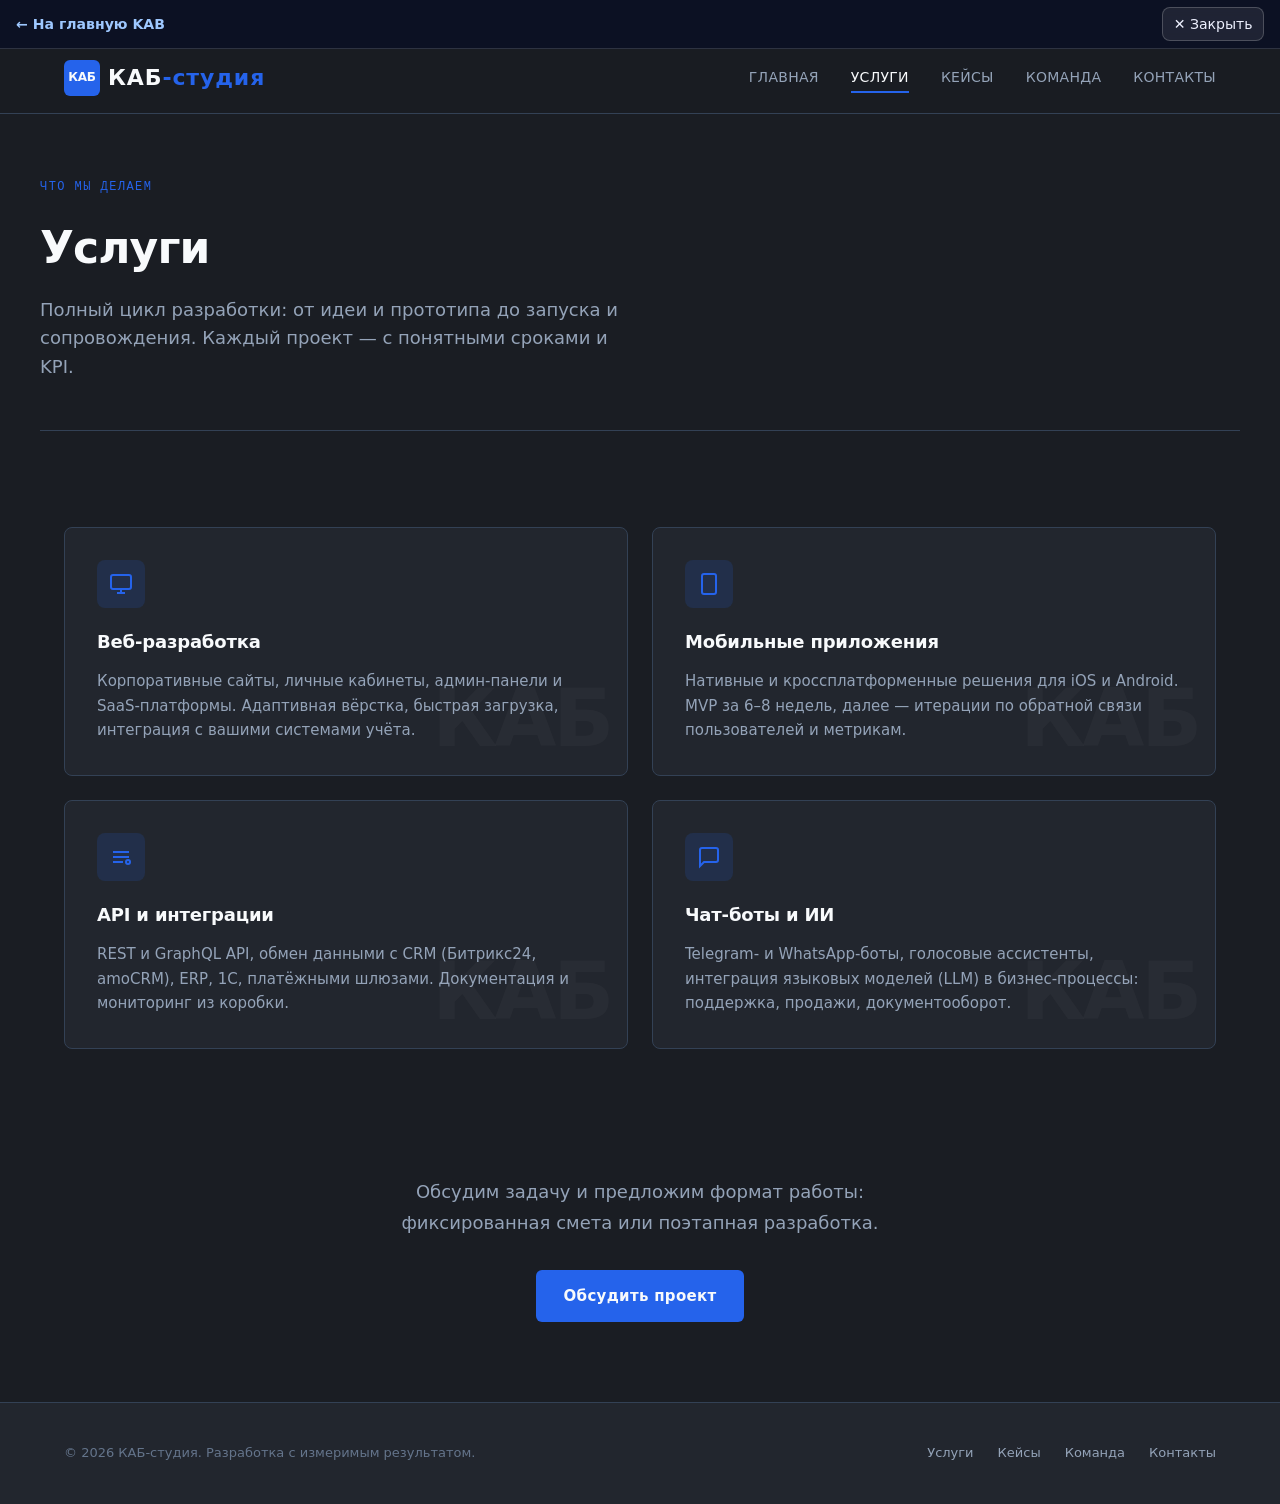
<file: портфель_сайтов/ИТ-студия/services.html>
<!DOCTYPE html>
<html lang="ru">
<head>
  <meta charset="UTF-8">
  <meta name="viewport" content="width=device-width, initial-scale=1.0">
  <title>Услуги — КАБ-студия</title>
  <link rel="stylesheet" href="css/style.css">
  <link rel="stylesheet" href="../back-home.css">
  <script src="../back-home.js" defer></script>
</head>
<body>
  <header class="header">
    <div class="header__inner">
      <a href="index.html" class="logo">
        <span class="logo__mark">КАБ</span>
        <span class="logo__text">КАБ<span>-студия</span></span>
      </a>
      <button class="nav-toggle" aria-label="Меню">
        <svg width="24" height="24" fill="none" stroke="currentColor" stroke-width="2"><path d="M4 6h16M4 12h16M4 18h16"/></svg>
      </button>
      <nav class="nav">
        <a href="index.html" class="nav__link">Главная</a>
        <a href="services.html" class="nav__link nav__link--active">Услуги</a>
        <a href="cases.html" class="nav__link">Кейсы</a>
        <a href="team.html" class="nav__link">Команда</a>
        <a href="contacts.html" class="nav__link">Контакты</a>
      </nav>
    </div>
  </header>

  <main>
    <div class="container page-header">
      <p class="section__label">Что мы делаем</p>
      <h1 class="page-header__title">Услуги</h1>
      <p class="page-header__desc">Полный цикл разработки: от идеи и прототипа до запуска и сопровождения. Каждый проект — с понятными сроками и KPI.</p>
    </div>

    <section class="section section--sm">
      <div class="container">
        <div class="grid grid--2">
          <div class="card plate">
            <div class="card__icon">
              <svg viewBox="0 0 24 24" fill="none" stroke="currentColor" stroke-width="2"><rect x="2" y="3" width="20" height="14" rx="2"/><path d="M8 21h8M12 17v4"/></svg>
            </div>
            <h2 class="card__title">Веб-разработка</h2>
            <p class="card__text">Корпоративные сайты, личные кабинеты, админ-панели и SaaS-платформы. Адаптивная вёрстка, быстрая загрузка, интеграция с вашими системами учёта.</p>
          </div>
          <div class="card plate">
            <div class="card__icon">
              <svg viewBox="0 0 24 24" fill="none" stroke="currentColor" stroke-width="2"><rect x="5" y="2" width="14" height="20" rx="2"/><path d="M12 18h.01"/></svg>
            </div>
            <h2 class="card__title">Мобильные приложения</h2>
            <p class="card__text">Нативные и кроссплатформенные решения для iOS и Android. MVP за 6–8 недель, далее — итерации по обратной связи пользователей и метрикам.</p>
          </div>
          <div class="card plate">
            <div class="card__icon">
              <svg viewBox="0 0 24 24" fill="none" stroke="currentColor" stroke-width="2"><path d="M4 7h16M4 12h16M4 17h10"/><circle cx="19" cy="17" r="2"/></svg>
            </div>
            <h2 class="card__title">API и интеграции</h2>
            <p class="card__text">REST и GraphQL API, обмен данными с CRM (Битрикс24, amoCRM), ERP, 1С, платёжными шлюзами. Документация и мониторинг из коробки.</p>
          </div>
          <div class="card plate">
            <div class="card__icon">
              <svg viewBox="0 0 24 24" fill="none" stroke="currentColor" stroke-width="2"><path d="M21 15a2 2 0 01-2 2H7l-4 4V5a2 2 0 012-2h14a2 2 0 012 2z"/></svg>
            </div>
            <h2 class="card__title">Чат-боты и ИИ</h2>
            <p class="card__text">Telegram- и WhatsApp-боты, голосовые ассистенты, интеграция языковых моделей (LLM) в бизнес-процессы: поддержка, продажи, документооборот.</p>
          </div>
        </div>
      </div>
    </section>

    <section class="section">
      <div class="container" style="text-align: center;">
        <p class="section__subtitle" style="margin: 0 auto 32px;">Обсудим задачу и предложим формат работы: фиксированная смета или поэтапная разработка.</p>
        <a href="contacts.html" class="btn btn--primary">Обсудить проект</a>
      </div>
    </section>
  </main>

  <footer class="footer">
    <div class="container footer__inner">
      <p class="footer__copy">© 2026 КАБ-студия. Разработка с измеримым результатом.</p>
      <nav class="footer__nav">
        <a href="services.html">Услуги</a>
        <a href="cases.html">Кейсы</a>
        <a href="team.html">Команда</a>
        <a href="contacts.html">Контакты</a>
      </nav>
    </div>
  </footer>

  <script src="js/main.js"></script>
</body>
</html>
</file>
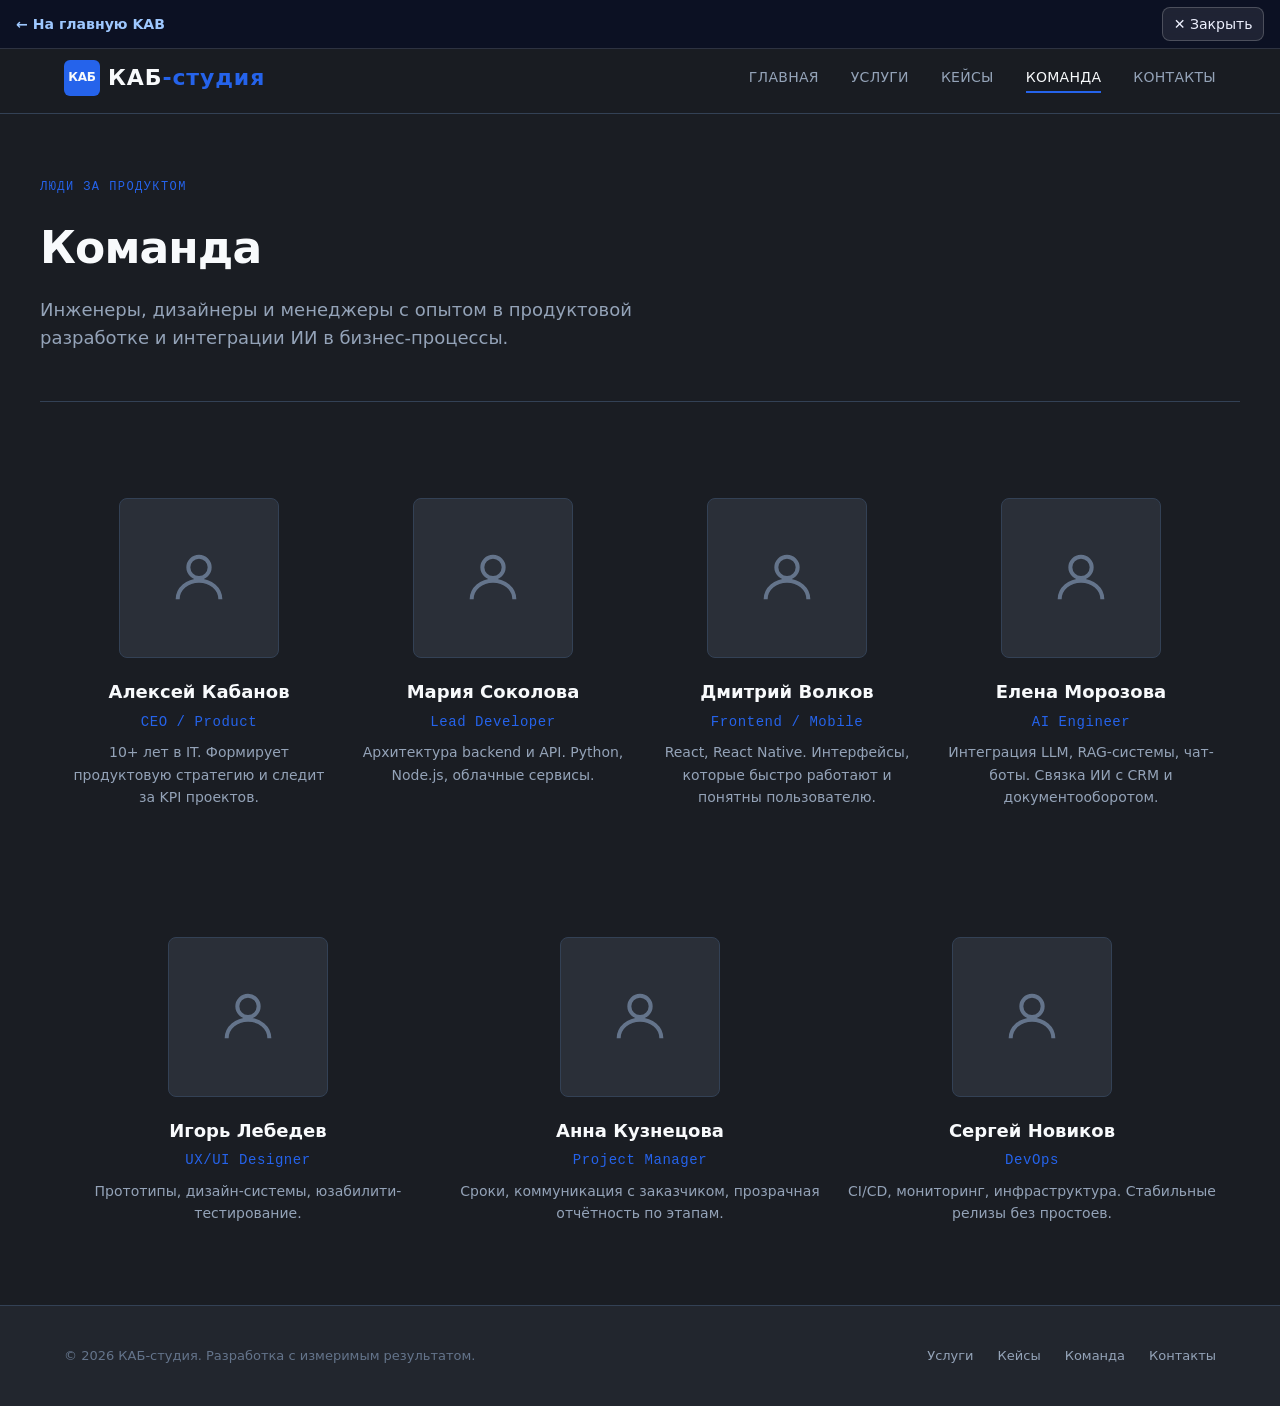
<file: портфель_сайтов/ИТ-студия/team.html>
<!DOCTYPE html>
<html lang="ru">
<head>
  <meta charset="UTF-8">
  <meta name="viewport" content="width=device-width, initial-scale=1.0">
  <title>Команда — КАБ-студия</title>
  <link rel="stylesheet" href="css/style.css">
  <link rel="stylesheet" href="../back-home.css">
  <script src="../back-home.js" defer></script>
</head>
<body>
  <header class="header">
    <div class="header__inner">
      <a href="index.html" class="logo">
        <span class="logo__mark">КАБ</span>
        <span class="logo__text">КАБ<span>-студия</span></span>
      </a>
      <button class="nav-toggle" aria-label="Меню">
        <svg width="24" height="24" fill="none" stroke="currentColor" stroke-width="2"><path d="M4 6h16M4 12h16M4 18h16"/></svg>
      </button>
      <nav class="nav">
        <a href="index.html" class="nav__link">Главная</a>
        <a href="services.html" class="nav__link">Услуги</a>
        <a href="cases.html" class="nav__link">Кейсы</a>
        <a href="team.html" class="nav__link nav__link--active">Команда</a>
        <a href="contacts.html" class="nav__link">Контакты</a>
      </nav>
    </div>
  </header>

  <main>
    <div class="container page-header">
      <p class="section__label">Люди за продуктом</p>
      <h1 class="page-header__title">Команда</h1>
      <p class="page-header__desc">Инженеры, дизайнеры и менеджеры с опытом в продуктовой разработке и интеграции ИИ в бизнес-процессы.</p>
    </div>

    <section class="section section--sm">
      <div class="container">
        <div class="grid grid--4">
          <article class="team-card">
            <div class="team-card__photo">
              <svg width="64" height="64" viewBox="0 0 24 24" fill="none" stroke="currentColor" stroke-width="1.5"><circle cx="12" cy="8" r="4"/><path d="M4 20c0-4 3.6-7 8-7s8 3 8 7"/></svg>
            </div>
            <h2 class="team-card__name">Алексей Кабанов</h2>
            <p class="team-card__role">CEO / Product</p>
            <p class="team-card__bio">10+ лет в IT. Формирует продуктовую стратегию и следит за KPI проектов.</p>
          </article>

          <article class="team-card">
            <div class="team-card__photo">
              <svg width="64" height="64" viewBox="0 0 24 24" fill="none" stroke="currentColor" stroke-width="1.5"><circle cx="12" cy="8" r="4"/><path d="M4 20c0-4 3.6-7 8-7s8 3 8 7"/></svg>
            </div>
            <h2 class="team-card__name">Мария Соколова</h2>
            <p class="team-card__role">Lead Developer</p>
            <p class="team-card__bio">Архитектура backend и API. Python, Node.js, облачные сервисы.</p>
          </article>

          <article class="team-card">
            <div class="team-card__photo">
              <svg width="64" height="64" viewBox="0 0 24 24" fill="none" stroke="currentColor" stroke-width="1.5"><circle cx="12" cy="8" r="4"/><path d="M4 20c0-4 3.6-7 8-7s8 3 8 7"/></svg>
            </div>
            <h2 class="team-card__name">Дмитрий Волков</h2>
            <p class="team-card__role">Frontend / Mobile</p>
            <p class="team-card__bio">React, React Native. Интерфейсы, которые быстро работают и понятны пользователю.</p>
          </article>

          <article class="team-card">
            <div class="team-card__photo">
              <svg width="64" height="64" viewBox="0 0 24 24" fill="none" stroke="currentColor" stroke-width="1.5"><circle cx="12" cy="8" r="4"/><path d="M4 20c0-4 3.6-7 8-7s8 3 8 7"/></svg>
            </div>
            <h2 class="team-card__name">Елена Морозова</h2>
            <p class="team-card__role">AI Engineer</p>
            <p class="team-card__bio">Интеграция LLM, RAG-системы, чат-боты. Связка ИИ с CRM и документооборотом.</p>
          </article>
        </div>
      </div>
    </section>

    <section class="section">
      <div class="container">
        <div class="grid grid--3">
          <article class="team-card">
            <div class="team-card__photo">
              <svg width="64" height="64" viewBox="0 0 24 24" fill="none" stroke="currentColor" stroke-width="1.5"><circle cx="12" cy="8" r="4"/><path d="M4 20c0-4 3.6-7 8-7s8 3 8 7"/></svg>
            </div>
            <h2 class="team-card__name">Игорь Лебедев</h2>
            <p class="team-card__role">UX/UI Designer</p>
            <p class="team-card__bio">Прототипы, дизайн-системы, юзабилити-тестирование.</p>
          </article>

          <article class="team-card">
            <div class="team-card__photo">
              <svg width="64" height="64" viewBox="0 0 24 24" fill="none" stroke="currentColor" stroke-width="1.5"><circle cx="12" cy="8" r="4"/><path d="M4 20c0-4 3.6-7 8-7s8 3 8 7"/></svg>
            </div>
            <h2 class="team-card__name">Анна Кузнецова</h2>
            <p class="team-card__role">Project Manager</p>
            <p class="team-card__bio">Сроки, коммуникация с заказчиком, прозрачная отчётность по этапам.</p>
          </article>

          <article class="team-card">
            <div class="team-card__photo">
              <svg width="64" height="64" viewBox="0 0 24 24" fill="none" stroke="currentColor" stroke-width="1.5"><circle cx="12" cy="8" r="4"/><path d="M4 20c0-4 3.6-7 8-7s8 3 8 7"/></svg>
            </div>
            <h2 class="team-card__name">Сергей Новиков</h2>
            <p class="team-card__role">DevOps</p>
            <p class="team-card__bio">CI/CD, мониторинг, инфраструктура. Стабильные релизы без простоев.</p>
          </article>
        </div>
      </div>
    </section>
  </main>

  <footer class="footer">
    <div class="container footer__inner">
      <p class="footer__copy">© 2026 КАБ-студия. Разработка с измеримым результатом.</p>
      <nav class="footer__nav">
        <a href="services.html">Услуги</a>
        <a href="cases.html">Кейсы</a>
        <a href="team.html">Команда</a>
        <a href="contacts.html">Контакты</a>
      </nav>
    </div>
  </footer>

  <script src="js/main.js"></script>
</body>
</html>
</file>
<file: портфель_сайтов/ИТ-студия/css/style.css>
/* КАБ-студия — технологичный корпоративный стиль */

:root {
  --bg-primary: #1a1d23;
  --bg-secondary: #22262e;
  --bg-card: #2a2f38;
  --accent: #2563eb;
  --accent-hover: #1d4ed8;
  --accent-muted: rgba(37, 99, 235, 0.15);
  --text-primary: #f8fafc;
  --text-secondary: #94a3b8;
  --text-muted: #64748b;
  --border: #334155;
  --grid-gap: 24px;
  --max-width: 1200px;
  --header-height: 72px;
  --font-sans: "Segoe UI", system-ui, -apple-system, sans-serif;
  --font-mono: "Consolas", "Courier New", monospace;
}

*,
*::before,
*::after {
  box-sizing: border-box;
  margin: 0;
  padding: 0;
}

html {
  scroll-behavior: smooth;
}

body {
  font-family: var(--font-sans);
  background: var(--bg-primary);
  color: var(--text-primary);
  line-height: 1.6;
  min-height: 100vh;
  display: flex;
  flex-direction: column;
}

a {
  color: inherit;
  text-decoration: none;
}

img {
  max-width: 100%;
  display: block;
}

/* ——— Шапка ——— */

.header {
  position: sticky;
  top: 0;
  z-index: 100;
  height: var(--header-height);
  background: rgba(26, 29, 35, 0.95);
  backdrop-filter: blur(8px);
  border-bottom: 1px solid var(--border);
}

.header__inner {
  max-width: var(--max-width);
  margin: 0 auto;
  padding: 0 24px;
  height: 100%;
  display: flex;
  align-items: center;
  justify-content: space-between;
}

.logo {
  font-size: 1.375rem;
  font-weight: 700;
  letter-spacing: 0.04em;
  color: var(--text-primary);
  display: flex;
  align-items: center;
  gap: 8px;
}

.logo__mark {
  width: 36px;
  height: 36px;
  background: var(--accent);
  border-radius: 6px;
  display: flex;
  align-items: center;
  justify-content: center;
  font-size: 0.75rem;
  font-weight: 800;
  letter-spacing: -0.02em;
}

.logo__text span {
  color: var(--accent);
}

.nav {
  display: flex;
  gap: 32px;
}

.nav__link {
  font-size: 0.875rem;
  font-weight: 500;
  letter-spacing: 0.02em;
  text-transform: uppercase;
  color: var(--text-secondary);
  transition: color 0.2s;
  position: relative;
}

.nav__link:hover,
.nav__link--active {
  color: var(--text-primary);
}

.nav__link--active::after {
  content: "";
  position: absolute;
  bottom: -4px;
  left: 0;
  right: 0;
  height: 2px;
  background: var(--accent);
}

.nav-toggle {
  display: none;
  background: none;
  border: none;
  color: var(--text-primary);
  cursor: pointer;
  padding: 8px;
}

/* ——— Контейнер и сетка ——— */

.container {
  max-width: var(--max-width);
  margin: 0 auto;
  padding: 0 24px;
}

.section {
  padding: 80px 0;
}

.section--sm {
  padding: 48px 0;
}

.section__label {
  font-family: var(--font-mono);
  font-size: 0.75rem;
  letter-spacing: 0.12em;
  text-transform: uppercase;
  color: var(--accent);
  margin-bottom: 16px;
}

.section__title {
  font-size: clamp(1.75rem, 4vw, 2.5rem);
  font-weight: 700;
  letter-spacing: -0.02em;
  line-height: 1.2;
  margin-bottom: 16px;
}

.section__subtitle {
  font-size: 1.125rem;
  color: var(--text-secondary);
  max-width: 560px;
  line-height: 1.7;
}

.grid {
  display: grid;
  gap: var(--grid-gap);
}

.grid--2 {
  grid-template-columns: repeat(2, 1fr);
}

.grid--3 {
  grid-template-columns: repeat(3, 1fr);
}

.grid--4 {
  grid-template-columns: repeat(4, 1fr);
}

/* ——— Герой ——— */

.hero {
  padding: 120px 0 100px;
  position: relative;
  overflow: hidden;
}

.hero::before {
  content: "";
  position: absolute;
  top: -50%;
  right: -20%;
  width: 600px;
  height: 600px;
  background: radial-gradient(circle, var(--accent-muted) 0%, transparent 70%);
  pointer-events: none;
}

.hero__content {
  position: relative;
  max-width: 720px;
}

.hero__title {
  font-size: clamp(2.25rem, 5vw, 3.5rem);
  font-weight: 700;
  letter-spacing: -0.03em;
  line-height: 1.15;
  margin-bottom: 24px;
}

.hero__subtitle {
  font-size: clamp(1.125rem, 2vw, 1.375rem);
  color: var(--text-secondary);
  margin-bottom: 40px;
  line-height: 1.6;
}

/* ——— Кнопки ——— */

.btn {
  display: inline-flex;
  align-items: center;
  gap: 8px;
  padding: 14px 28px;
  font-size: 0.9375rem;
  font-weight: 600;
  letter-spacing: 0.02em;
  border: none;
  border-radius: 6px;
  cursor: pointer;
  transition: background 0.2s, transform 0.15s;
}

.btn--primary {
  background: var(--accent);
  color: var(--text-primary);
}

.btn--primary:hover {
  background: var(--accent-hover);
  transform: translateY(-1px);
}

.btn--outline {
  background: transparent;
  color: var(--text-primary);
  border: 1px solid var(--border);
}

.btn--outline:hover {
  border-color: var(--accent);
  color: var(--accent);
}

/* ——— Карточки услуг ——— */

.card {
  background: var(--bg-card);
  border: 1px solid var(--border);
  border-radius: 8px;
  padding: 32px;
  transition: border-color 0.2s, transform 0.2s;
}

.card:hover {
  border-color: var(--accent);
  transform: translateY(-2px);
}

.card__icon {
  width: 48px;
  height: 48px;
  background: var(--accent-muted);
  border-radius: 8px;
  display: flex;
  align-items: center;
  justify-content: center;
  margin-bottom: 20px;
  color: var(--accent);
}

.card__icon svg {
  width: 24px;
  height: 24px;
}

.card__title {
  font-size: 1.125rem;
  font-weight: 600;
  margin-bottom: 12px;
  letter-spacing: -0.01em;
}

.card__text {
  font-size: 0.9375rem;
  color: var(--text-secondary);
  line-height: 1.65;
}

/* ——— Плашки с водяным знаком ——— */

.plate {
  position: relative;
  background: var(--bg-secondary);
  border: 1px solid var(--border);
  border-radius: 8px;
  padding: 32px;
  overflow: hidden;
}

.plate::before {
  content: "КАБ";
  position: absolute;
  right: 16px;
  bottom: -8px;
  font-size: 5rem;
  font-weight: 800;
  color: rgba(255, 255, 255, 0.03);
  letter-spacing: -0.04em;
  pointer-events: none;
  user-select: none;
}

.plate__stats {
  display: flex;
  gap: 24px;
  flex-wrap: wrap;
  margin-top: 20px;
  padding-top: 20px;
  border-top: 1px solid var(--border);
}

.stat {
  flex: 1;
  min-width: 100px;
}

.stat__value {
  font-family: var(--font-mono);
  font-size: 1.25rem;
  font-weight: 600;
  color: var(--accent);
  margin-bottom: 4px;
}

.stat__label {
  font-size: 0.75rem;
  text-transform: uppercase;
  letter-spacing: 0.08em;
  color: var(--text-muted);
}

.plate__title {
  font-size: 1.25rem;
  font-weight: 600;
  margin-bottom: 8px;
}

.plate__desc {
  font-size: 0.9375rem;
  color: var(--text-secondary);
}

.plate__tag {
  display: inline-block;
  font-family: var(--font-mono);
  font-size: 0.6875rem;
  letter-spacing: 0.06em;
  text-transform: uppercase;
  color: var(--accent);
  background: var(--accent-muted);
  padding: 4px 10px;
  border-radius: 4px;
  margin-bottom: 12px;
}

/* ——— Команда ——— */

.team-card {
  text-align: center;
}

.team-card__photo {
  width: 160px;
  height: 160px;
  margin: 0 auto 20px;
  border-radius: 8px;
  background: var(--bg-card);
  border: 1px solid var(--border);
  overflow: hidden;
  display: flex;
  align-items: center;
  justify-content: center;
  font-size: 3rem;
  color: var(--text-muted);
}

.team-card__photo img {
  width: 100%;
  height: 100%;
  object-fit: cover;
}

.team-card__name {
  font-size: 1.125rem;
  font-weight: 600;
  margin-bottom: 4px;
}

.team-card__role {
  font-size: 0.875rem;
  color: var(--accent);
  font-family: var(--font-mono);
  letter-spacing: 0.04em;
  margin-bottom: 8px;
}

.team-card__bio {
  font-size: 0.875rem;
  color: var(--text-secondary);
  line-height: 1.6;
}

/* ——— Контакты ——— */

.contact-layout {
  display: grid;
  grid-template-columns: 1fr 1fr;
  gap: 48px;
  align-items: start;
}

.contact-info__item {
  display: flex;
  align-items: flex-start;
  gap: 16px;
  margin-bottom: 28px;
}

.contact-info__icon {
  width: 44px;
  height: 44px;
  background: var(--accent-muted);
  border-radius: 8px;
  display: flex;
  align-items: center;
  justify-content: center;
  color: var(--accent);
  flex-shrink: 0;
}

.contact-info__icon svg {
  width: 20px;
  height: 20px;
}

.contact-info__label {
  font-size: 0.75rem;
  text-transform: uppercase;
  letter-spacing: 0.08em;
  color: var(--text-muted);
  margin-bottom: 4px;
}

.contact-info__value {
  font-size: 1rem;
  color: var(--text-primary);
}

.contact-info__value a:hover {
  color: var(--accent);
}

.form {
  background: var(--bg-secondary);
  border: 1px solid var(--border);
  border-radius: 8px;
  padding: 32px;
}

.form__group {
  margin-bottom: 20px;
}

.form__label {
  display: block;
  font-size: 0.8125rem;
  font-weight: 500;
  letter-spacing: 0.02em;
  margin-bottom: 8px;
  color: var(--text-secondary);
}

.form__input,
.form__textarea {
  width: 100%;
  padding: 12px 16px;
  font-family: inherit;
  font-size: 0.9375rem;
  background: var(--bg-primary);
  border: 1px solid var(--border);
  border-radius: 6px;
  color: var(--text-primary);
  transition: border-color 0.2s;
}

.form__input:focus,
.form__textarea:focus {
  outline: none;
  border-color: var(--accent);
}

.form__textarea {
  min-height: 120px;
  resize: vertical;
}

.form__success {
  display: none;
  padding: 16px;
  background: rgba(37, 99, 235, 0.15);
  border: 1px solid var(--accent);
  border-radius: 6px;
  color: var(--text-primary);
  font-size: 0.9375rem;
  margin-top: 16px;
}

.form__success--visible {
  display: block;
}

/* ——— Превью на главной ——— */

.preview-block {
  margin-top: 64px;
}

.preview-block__header {
  display: flex;
  justify-content: space-between;
  align-items: flex-end;
  margin-bottom: 32px;
}

.preview-block__link {
  font-size: 0.875rem;
  color: var(--accent);
  font-weight: 500;
}

.preview-block__link:hover {
  text-decoration: underline;
}

/* ——— Подвал ——— */

.footer {
  margin-top: auto;
  padding: 40px 0;
  border-top: 1px solid var(--border);
  background: var(--bg-secondary);
}

.footer__inner {
  display: flex;
  justify-content: space-between;
  align-items: center;
  flex-wrap: wrap;
  gap: 16px;
}

.footer__copy {
  font-size: 0.8125rem;
  color: var(--text-muted);
}

.footer__nav {
  display: flex;
  gap: 24px;
}

.footer__nav a {
  font-size: 0.8125rem;
  color: var(--text-secondary);
}

.footer__nav a:hover {
  color: var(--accent);
}

/* ——— Страница-заголовок ——— */

.page-header {
  padding: 64px 0 48px;
  border-bottom: 1px solid var(--border);
  margin-bottom: 48px;
}

.page-header__title {
  font-size: clamp(2rem, 4vw, 2.75rem);
  font-weight: 700;
  letter-spacing: -0.02em;
  margin-bottom: 12px;
}

.page-header__desc {
  font-size: 1.125rem;
  color: var(--text-secondary);
  max-width: 600px;
}

/* ——— Адаптив ——— */

@media (max-width: 992px) {
  .grid--4 {
    grid-template-columns: repeat(2, 1fr);
  }

  .grid--3 {
    grid-template-columns: repeat(2, 1fr);
  }

  .contact-layout {
    grid-template-columns: 1fr;
  }
}

@media (max-width: 768px) {
  .nav {
    display: none;
    position: absolute;
    top: var(--header-height);
    left: 0;
    right: 0;
    flex-direction: column;
    background: var(--bg-primary);
    border-bottom: 1px solid var(--border);
    padding: 16px 24px;
    gap: 16px;
  }

  .nav--open {
    display: flex;
  }

  .nav-toggle {
    display: block;
  }

  .grid--2,
  .grid--3,
  .grid--4 {
    grid-template-columns: 1fr;
  }

  .hero {
    padding: 80px 0 64px;
  }

  .section {
    padding: 56px 0;
  }

  .preview-block__header {
    flex-direction: column;
    align-items: flex-start;
    gap: 12px;
  }
}
</file>
<file: портфель_сайтов/back-home.css>
.kab-back-bar {
  position: fixed;
  top: 0;
  left: 0;
  right: 0;
  z-index: 10000;
  display: flex;
  align-items: center;
  justify-content: space-between;
  gap: 0.75rem;
  padding: 0.45rem 1rem;
  background: rgba(12, 18, 36, 0.94);
  border-bottom: 1px solid rgba(255, 255, 255, 0.14);
  backdrop-filter: blur(8px);
  font-family: system-ui, -apple-system, "Segoe UI", sans-serif;
  font-size: 0.88rem;
}

body.kab-demo-page {
  padding-top: 42px;
}

.kab-back-bar__link {
  color: #9ec8ff;
  text-decoration: none;
  font-weight: 600;
}

.kab-back-bar__link:hover {
  color: #c8e0ff;
}

.kab-back-bar__close {
  border: 1px solid rgba(255, 255, 255, 0.2);
  border-radius: 8px;
  background: rgba(255, 255, 255, 0.08);
  color: #eef1ff;
  padding: 0.3rem 0.65rem;
  cursor: pointer;
  font: inherit;
}

.kab-back-bar__close:hover {
  background: rgba(255, 255, 255, 0.14);
}
</file>
